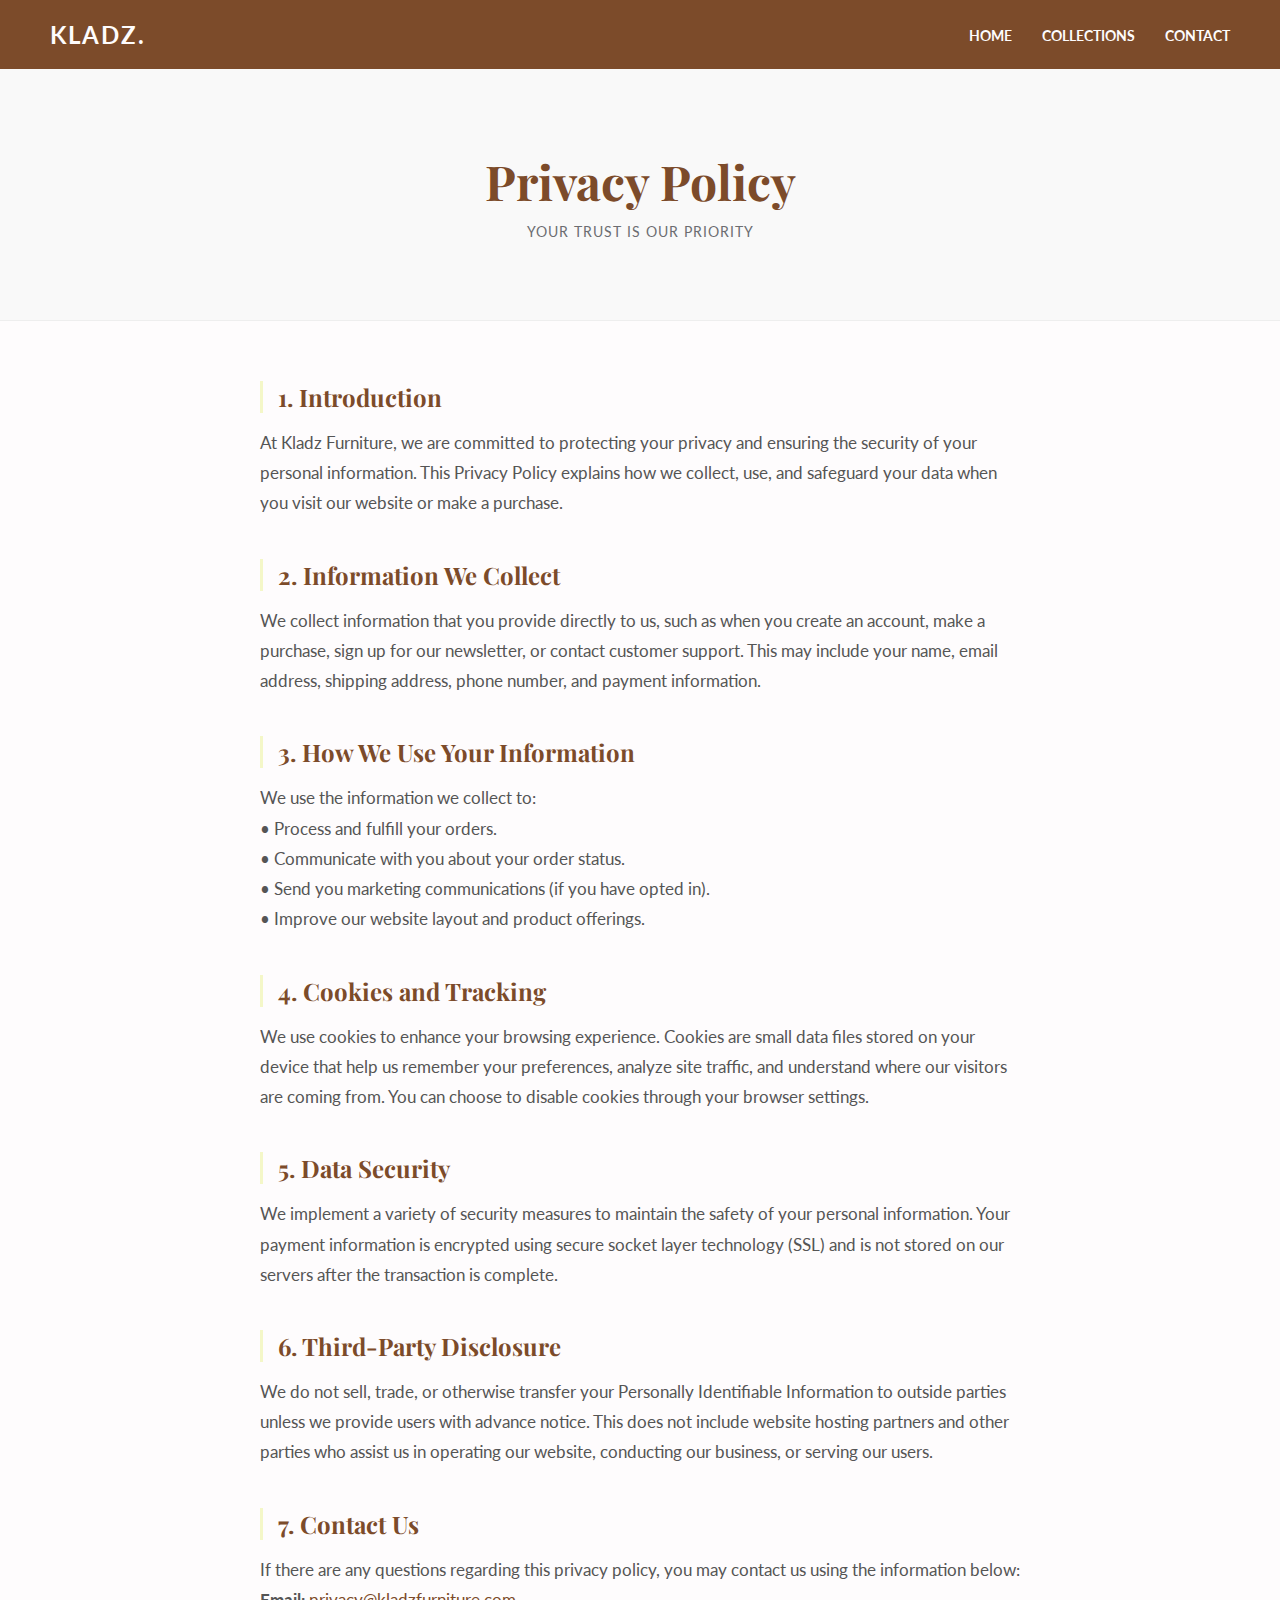
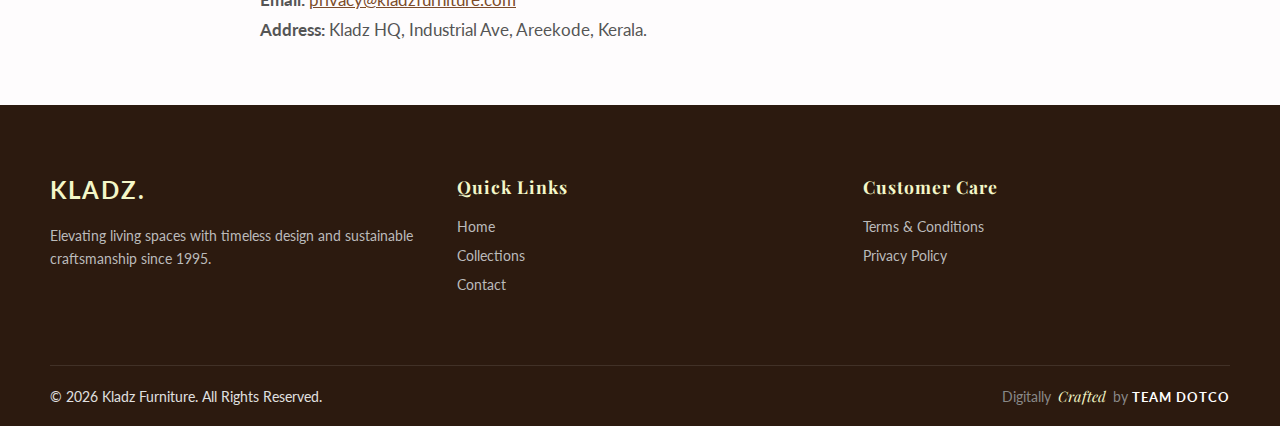
<file: privacy.html>
<!DOCTYPE html>
<html lang="en">
<head>
    <meta charset="UTF-8">
    <meta name="viewport" content="width=device-width, initial-scale=1.0">
    <title>Privacy Policy | Kladz Furniture</title>
    <link rel="stylesheet" href="style.css">
    <link href="https://fonts.googleapis.com/css2?family=Playfair+Display:wght@700&family=Lato:wght@400;700&display=swap" rel="stylesheet">
</head>
<body>

    <nav class="navbar" style="position: relative; background: #7C4B2A;">
        <div class="logo-text" style="color: #FEFCFD;">KLADZ.</div>
        <ul class="nav-links">
            <li><a href="index.html" style="color: #FEFCFD;">Home</a></li>
            <li><a href="index.html#products-section" style="color: #FEFCFD;">Collections</a></li>
            <li><a href="index.html#contact" style="color: #FEFCFD;">Contact</a></li>
        </ul>
    </nav>

    <header class="legal-header">
        <h1>Privacy Policy</h1>
        <p>Your Trust is Our Priority</p>
    </header>

    <section class="legal-container">
        
        <div class="legal-block">
            <h3>1. Introduction</h3>
            <p>At Kladz Furniture, we are committed to protecting your privacy and ensuring the security of your personal information. This Privacy Policy explains how we collect, use, and safeguard your data when you visit our website or make a purchase.</p>
        </div>

        <div class="legal-block">
            <h3>2. Information We Collect</h3>
            <p>We collect information that you provide directly to us, such as when you create an account, make a purchase, sign up for our newsletter, or contact customer support. This may include your name, email address, shipping address, phone number, and payment information.</p>
        </div>

        <div class="legal-block">
            <h3>3. How We Use Your Information</h3>
            <p>We use the information we collect to:<br>
            • Process and fulfill your orders.<br>
            • Communicate with you about your order status.<br>
            • Send you marketing communications (if you have opted in).<br>
            • Improve our website layout and product offerings.</p>
        </div>

        <div class="legal-block">
            <h3>4. Cookies and Tracking</h3>
            <p>We use cookies to enhance your browsing experience. Cookies are small data files stored on your device that help us remember your preferences, analyze site traffic, and understand where our visitors are coming from. You can choose to disable cookies through your browser settings.</p>
        </div>

        <div class="legal-block">
            <h3>5. Data Security</h3>
            <p>We implement a variety of security measures to maintain the safety of your personal information. Your payment information is encrypted using secure socket layer technology (SSL) and is not stored on our servers after the transaction is complete.</p>
        </div>

        <div class="legal-block">
            <h3>6. Third-Party Disclosure</h3>
            <p>We do not sell, trade, or otherwise transfer your Personally Identifiable Information to outside parties unless we provide users with advance notice. This does not include website hosting partners and other parties who assist us in operating our website, conducting our business, or serving our users.</p>
        </div>

        <div class="legal-block">
            <h3>7. Contact Us</h3>
            <p>If there are any questions regarding this privacy policy, you may contact us using the information below:<br>
            <strong>Email:</strong> <a href="mailto:privacy@kladzfurniture.com">privacy@kladzfurniture.com</a><br>
            <strong>Address:</strong> Kladz HQ, Industrial Ave, Areekode, Kerala.</p>
        </div>

    </section>

    <footer class="site-footer">
        <div class="footer-container">
            <div class="footer-col brand-col">
                <div class="logo-text">KLADZ.</div>
                <p class="footer-desc">Elevating living spaces with timeless design and sustainable craftsmanship since 1995.</p>
            </div>
            <div class="footer-col">
                <h4>Quick Links</h4>
                <ul class="footer-links">
                    <li><a href="index.html">Home</a></li>
                    <li><a href="all-products.html">Collections</a></li>
                    <li><a href="index.html#contact">Contact</a></li>
                </ul>
            </div>
            <div class="footer-col">
                <h4>Customer Care</h4>
                <ul class="footer-links">
                    <li><a href="terms.html">Terms & Conditions</a></li>
                    <li><a href="privacy.html">Privacy Policy</a></li>
                </ul>
            </div>
        </div>
        <div class="footer-bottom">
            <p>&copy; 2026 Kladz Furniture. All Rights Reserved.</p>
            <p class="team-credit">Digitally <em>Crafted</em> by <span class="team-name">Team Dotco</span></p>
        </div>
    </footer>

</body>
</html>
</file>
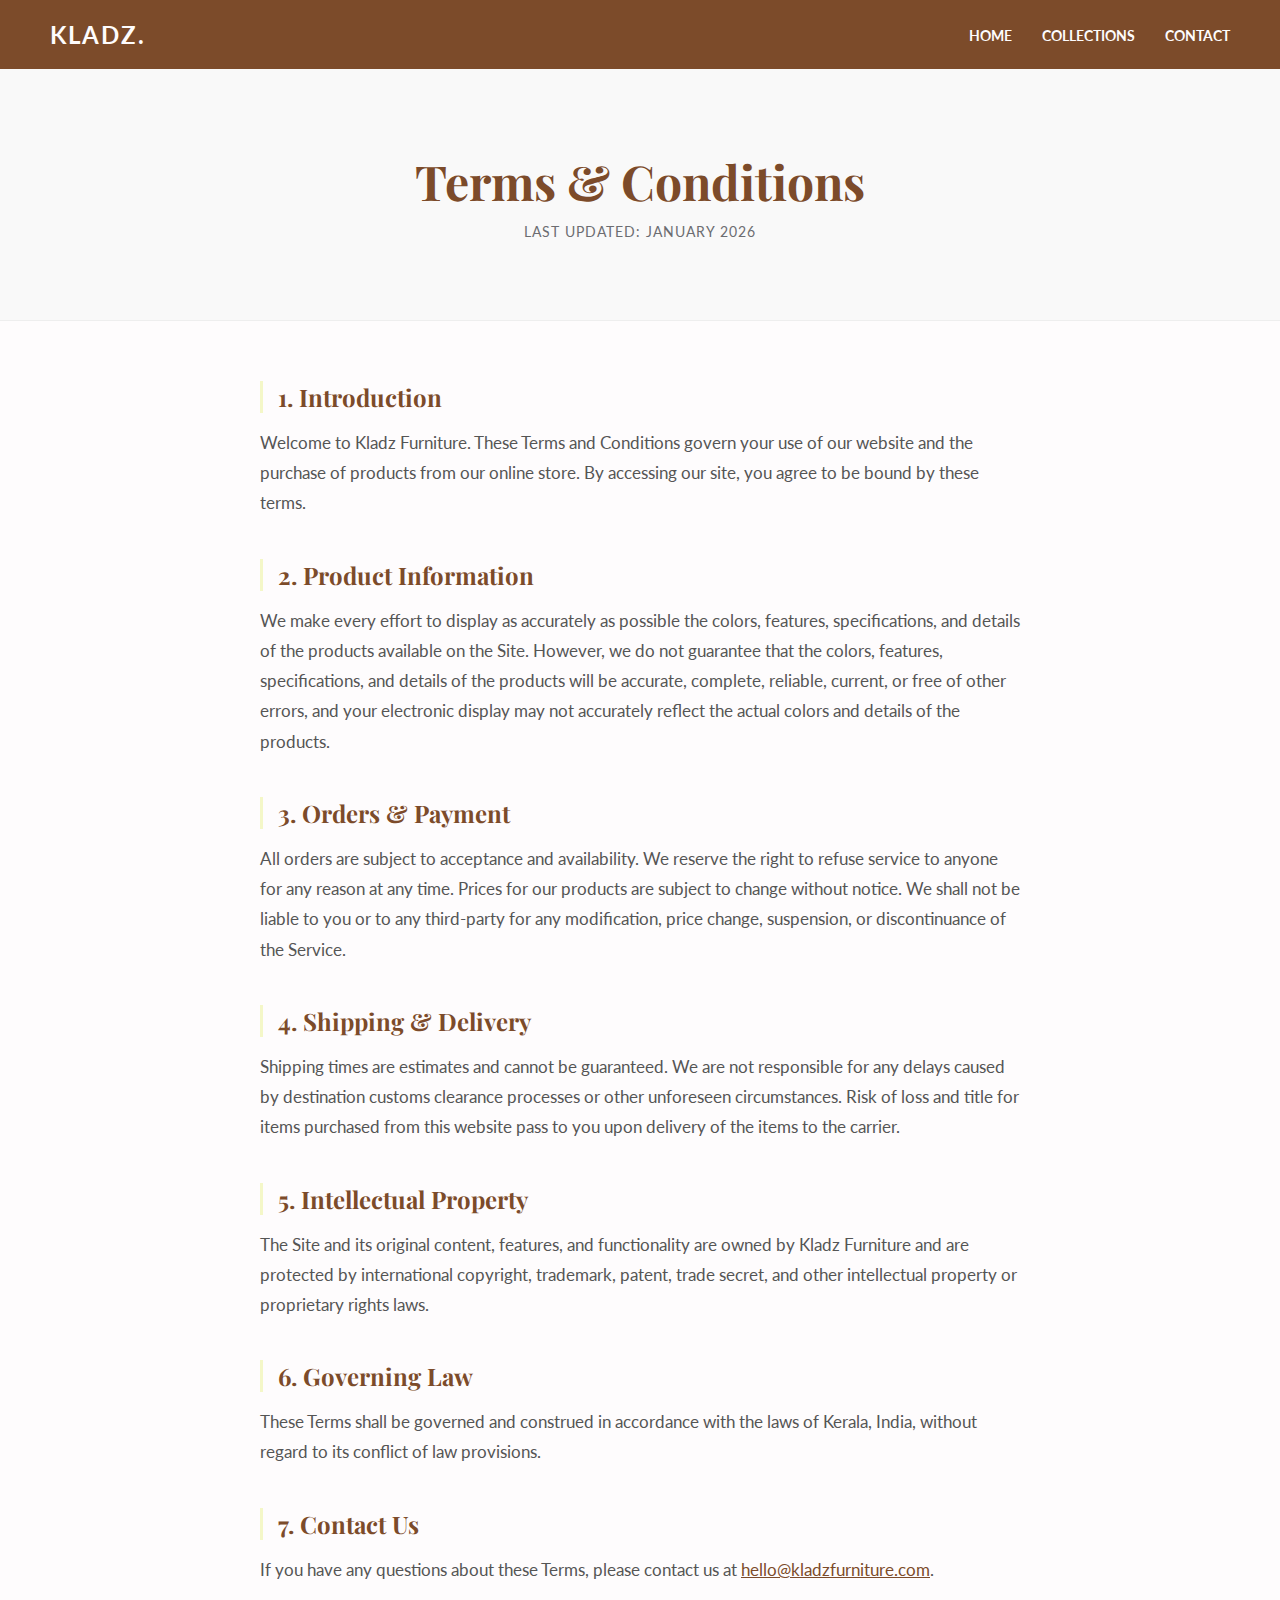
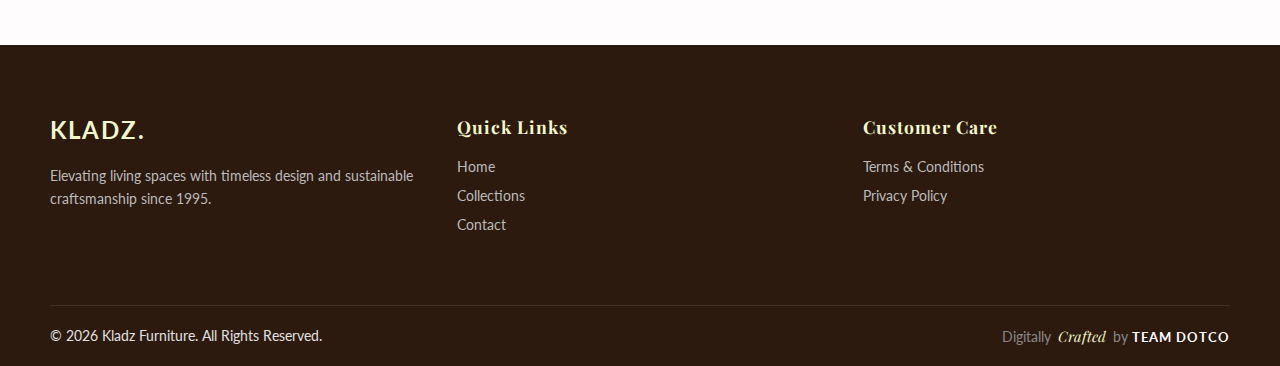
<file: terms.html>
<!DOCTYPE html>
<html lang="en">
<head>
    <meta charset="UTF-8">
    <meta name="viewport" content="width=device-width, initial-scale=1.0">
    <title>Terms & Conditions | Kladz Furniture</title>
    <link rel="stylesheet" href="style.css">
    <link href="https://fonts.googleapis.com/css2?family=Playfair+Display:wght@700&family=Lato:wght@400;700&display=swap" rel="stylesheet">
</head>
<body>

    <nav class="navbar" style="position: relative; background: #7C4B2A;">
        <div class="logo-text" style="color: #FEFCFD;">KLADZ.</div>
        <ul class="nav-links">
            <li><a href="index.html" style="color: #FEFCFD;">Home</a></li>
            <li><a href="index.html#products-section" style="color: #FEFCFD;">Collections</a></li>
            <li><a href="index.html#contact" style="color: #FEFCFD;">Contact</a></li>
        </ul>
    </nav>

    <header class="legal-header">
        <h1>Terms & Conditions</h1>
        <p>Last Updated: January 2026</p>
    </header>

    <section class="legal-container">
        
        <div class="legal-block">
            <h3>1. Introduction</h3>
            <p>Welcome to Kladz Furniture. These Terms and Conditions govern your use of our website and the purchase of products from our online store. By accessing our site, you agree to be bound by these terms.</p>
        </div>

        <div class="legal-block">
            <h3>2. Product Information</h3>
            <p>We make every effort to display as accurately as possible the colors, features, specifications, and details of the products available on the Site. However, we do not guarantee that the colors, features, specifications, and details of the products will be accurate, complete, reliable, current, or free of other errors, and your electronic display may not accurately reflect the actual colors and details of the products.</p>
        </div>

        <div class="legal-block">
            <h3>3. Orders & Payment</h3>
            <p>All orders are subject to acceptance and availability. We reserve the right to refuse service to anyone for any reason at any time. Prices for our products are subject to change without notice. We shall not be liable to you or to any third-party for any modification, price change, suspension, or discontinuance of the Service.</p>
        </div>

        <div class="legal-block">
            <h3>4. Shipping & Delivery</h3>
            <p>Shipping times are estimates and cannot be guaranteed. We are not responsible for any delays caused by destination customs clearance processes or other unforeseen circumstances. Risk of loss and title for items purchased from this website pass to you upon delivery of the items to the carrier.</p>
        </div>

        <div class="legal-block">
            <h3>5. Intellectual Property</h3>
            <p>The Site and its original content, features, and functionality are owned by Kladz Furniture and are protected by international copyright, trademark, patent, trade secret, and other intellectual property or proprietary rights laws.</p>
        </div>

        <div class="legal-block">
            <h3>6. Governing Law</h3>
            <p>These Terms shall be governed and construed in accordance with the laws of Kerala, India, without regard to its conflict of law provisions.</p>
        </div>

        <div class="legal-block">
            <h3>7. Contact Us</h3>
            <p>If you have any questions about these Terms, please contact us at <a href="mailto:hello@kladzfurniture.com">hello@kladzfurniture.com</a>.</p>
        </div>

    </section>

    <footer class="site-footer">
        <div class="footer-container">
            <div class="footer-col brand-col">
                <div class="logo-text">KLADZ.</div>
                <p class="footer-desc">Elevating living spaces with timeless design and sustainable craftsmanship since 1995.</p>
            </div>
            <div class="footer-col">
                <h4>Quick Links</h4>
                <ul class="footer-links">
                    <li><a href="index.html">Home</a></li>
                    <li><a href="all-products.html">Collections</a></li>
                    <li><a href="index.html#contact">Contact</a></li>
                </ul>
            </div>
            <div class="footer-col">
                <h4>Customer Care</h4>
                <ul class="footer-links">
                    <li><a href="terms.html">Terms & Conditions</a></li>
                    <li><a href="privacy.html">Privacy Policy</a></li>
                </ul>
            </div>
        </div>
        <div class="footer-bottom">
            <p>&copy; 2026 Kladz Furniture. All Rights Reserved.</p>
            <p class="team-credit">Digitally <em>Crafted</em> by <span class="team-name">Team Dotco</span></p>
        </div>
    </footer>

</body>
</html>
</file>
<file: style.css>
/* --- Variables & Reset --- */
:root {
    --primary: #7C4B2A;    /* Brown */
    --secondary: #FEFCFD;  /* Off-white */
    --tertiary: #6C6D71;   /* Grey */
    --quaternary: #F4F7C8; /* Cream/Light Yellow */
    --overlay-color: rgba(0, 0, 0, 0.4); /* Darkens image for text readability */
}

* {
    margin: 0;
    padding: 0;
    box-sizing: border-box;
}

body {
    font-family: 'Lato', sans-serif;
    background-color: var(--secondary);
    overflow-x: hidden;
}

h1, h2, h3 {
    font-family: 'Playfair Display', serif;
}

/* --- Navigation --- */
.navbar {
    position: absolute;
    top: 0;
    width: 100%;
    display: flex;
    justify-content: space-between;
    align-items: center;
    padding: 20px 50px;
    z-index: 10;
    color: var(--secondary);
}

.logo-text {
    font-size: 24px;
    font-weight: 700;
    letter-spacing: 2px;
}

.nav-links {
    list-style: none;
    display: flex;
    gap: 30px;
}

.nav-links a {
    text-decoration: none;
    color: var(--secondary);
    font-weight: 700;
    font-size: 14px;
    text-transform: uppercase;
    transition: color 0.3s;
}

.nav-links a:hover {
    color: var(--quaternary);
}

/* --- Hero Carousel --- */
.hero-carousel {
    position: relative;
    height: 100vh; /* Full viewport height */
    width: 100%;
    overflow: hidden;
}

/* Slide Styling */
.slide {
    position: absolute;
    top: 0;
    left: 0;
    width: 100%;
    height: 100%;
    opacity: 0;
    transition: opacity 1s ease-in-out;
    display: flex;
    align-items: center;
    justify-content: flex-start; /* Align text to left */
    padding-left: 10%; /* Spacing from left */
}

.slide.active {
    opacity: 1;
    z-index: 1;
}

/* Background Image */
.slide-bg {
    position: absolute;
    top: 0;
    left: 0;
    width: 100%;
    height: 100%;
    object-fit: cover;
    z-index: -1;
    filter: brightness(0.7); /* Darken slightly so text pops */
}

/* Slide Content Box */
.slide-content {
    max-width: 600px;
    color: var(--secondary);
    position: relative;
    z-index: 2;
    animation: fadeInUp 1s ease 0.3s forwards;
    opacity: 0; /* Hidden initially for animation */
}

/* Animations */
@keyframes fadeInUp {
    from { transform: translateY(30px); opacity: 0; }
    to { transform: translateY(0); opacity: 1; }
}

/* Branding in Slide */
.brand-tag {
    display: flex;
    align-items: center;
    gap: 10px;
    font-size: 14px;
    letter-spacing: 2px;
    text-transform: uppercase;
    color: var(--quaternary);
    margin-bottom: 15px;
}

.logo-icon {
    background-color: var(--primary);
    color: var(--secondary);
    padding: 2px 8px;
    font-weight: bold;
    font-family: 'Playfair Display', serif;
}

.slide-title {
    font-size: 4rem;
    line-height: 1.1;
    margin-bottom: 20px;
    text-shadow: 2px 2px 10px rgba(0,0,0,0.5);
}

.slide-desc {
    font-size: 1.1rem;
    line-height: 1.6;
    margin-bottom: 30px;
    color: #e0e0e0; /* Slightly off-white for reading */
    border-left: 4px solid var(--primary);
    padding-left: 15px;
}

/* Button */
.btn-primary {
    padding: 15px 35px;
    background-color: var(--primary);
    color: var(--secondary);
    border: none;
    font-size: 14px;
    text-transform: uppercase;
    letter-spacing: 1px;
    cursor: pointer;
    transition: background 0.3s ease, transform 0.2s;
    font-weight: bold;
}

.btn-primary:hover {
    background-color: var(--quaternary);
    color: var(--primary);
    transform: translateY(-3px);
}

/* Navigation Arrows */
.carousel-btn {
    position: absolute;
    top: 50%;
    transform: translateY(-50%);
    background: transparent;
    border: 1px solid rgba(255,255,255,0.3);
    color: var(--secondary);
    font-size: 2rem;
    padding: 10px 15px;
    cursor: pointer;
    z-index: 10;
    transition: background 0.3s;
}

.carousel-btn:hover {
    background: var(--primary);
    border-color: var(--primary);
}

.prev-btn { left: 20px; }
.next-btn { right: 20px; }

/* Dots Indicator */
.carousel-dots {
    position: absolute;
    bottom: 30px;
    left: 50%;
    transform: translateX(-50%);
    display: flex;
    gap: 10px;
    z-index: 10;
}

.dot {
    width: 12px;
    height: 12px;
    background-color: transparent;
    border: 2px solid var(--secondary);
    border-radius: 50%;
    cursor: pointer;
    transition: background 0.3s;
}

.dot.active {
    background-color: var(--primary);
    border-color: var(--primary);
}

/* About section */

/* --- About Section --- */
.about-section {
    padding: 100px 50px;
    background-color: var(--secondary);
    overflow: hidden;
}

.about-container {
    max-width: 1200px;
    margin: 0 auto;
    display: flex;
    align-items: center;
    justify-content: space-between;
    gap: 60px;
}

/* Text Styling */
.about-text {
    flex: 1; /* Takes up 50% width */
}

.sub-heading {
    color: var(--primary);
    font-family: 'Lato', sans-serif;
    text-transform: uppercase;
    letter-spacing: 3px;
    font-size: 0.9rem;
    margin-bottom: 15px;
    font-weight: 700;
}

.main-heading {
    font-size: 3rem;
    color: var(--tertiary);
    line-height: 1.2;
    margin-bottom: 30px;
}

.description {
    font-family: 'Lato', sans-serif;
    color: #555; /* Slightly darker grey for readability */
    line-height: 1.8;
    margin-bottom: 40px;
    font-size: 1.05rem;
}

/* Button override for this section */
.btn-about {
    display: inline-block;
    text-decoration: none;
    background-color: var(--primary);
    color: var(--secondary);
    padding: 15px 40px;
}

.btn-about:hover {
    background-color: var(--tertiary);
}

/* Collage Layout */
.about-collage {
    flex: 1; /* Takes up 50% width */
    display: flex;
    gap: 20px;
}

.collage-col {
    display: flex;
    flex-direction: column;
    gap: 20px;
    width: 50%;
}

.collage-img {
    width: 100%;
    border-radius: 4px; /* Soft edges */
    object-fit: cover;
    transition: transform 0.5s ease;
    box-shadow: 10px 10px 0px var(--quaternary); /* Creative accent shadow */
}

.collage-img.tall {
    height: 100%; /* Makes the first image full height */
}

.collage-img:not(.tall) {
    height: 250px;
}

.collage-img:hover {
    transform: translateY(-5px);
}

/* --- RESPONSIVE DESIGN (Mobile/Tablet) --- */
@media (max-width: 992px) {
    .about-section {
        padding: 60px 20px;
    }

    .about-container {
        flex-direction: column; /* Stacks vertically */
        text-align: center;
    }

    .main-heading {
        font-size: 2.2rem;
    }

    .about-collage {
        width: 100%;
        margin-top: 40px;
    }
}

/* Products section */

/* --- Products Section --- */
.products-section {
    padding: 80px 50px;
    background-color: #f9f9f9; /* Slight contrast from white pages */
}

/* --- Enhanced Section Header --- */
.styled-header {
    text-align: center;
    margin-bottom: 70px;
    position: relative;
    padding-top: 20px;
}

/* 1. The Small Uppercase Label */
.header-subtitle {
    display: block;
    font-family: 'Lato', sans-serif;
    font-size: 0.85rem;
    letter-spacing: 4px; /* Wide spacing looks premium */
    text-transform: uppercase;
    color: var(--tertiary); /* Grey */
    margin-bottom: 15px;
    font-weight: 700;
}

/* 2. The Main Title with Italic Accent */
.header-title {
    font-family: 'Playfair Display', serif;
    font-size: 3.5rem; /* Larger and bolder */
    color: var(--primary); /* Brown */
    line-height: 1.1;
    margin-bottom: 20px;
}

.header-title em {
    font-family: 'Playfair Display', serif;
    font-style: italic;
    font-weight: 400; /* Lighter weight for contrast */
    color: #9a6d4d; /* Slightly lighter brown for elegance */
}

/* 3. The Decorative Line with Icon */
.header-decoration {
    display: flex;
    align-items: center;
    justify-content: center;
    gap: 15px;
    margin-top: 10px;
}

.header-decoration .line {
    width: 60px; /* Length of the lines */
    height: 1px;
    background-color: var(--primary);
    opacity: 0.3; /* Subtle transparency */
}

.header-decoration .icon {
    font-size: 1.2rem;
    color: var(--primary);
}

/* --- Mobile Adjustments --- */
@media (max-width: 768px) {
    .header-title {
        font-size: 2.5rem;
    }
    
    .header-decoration .line {
        width: 40px;
    }
}

.product-grid {
    display: grid;
    /* Responsive Magic: Fits as many 300px cards as possible */
    grid-template-columns: repeat(auto-fit, minmax(280px, 1fr)); 
    gap: 40px;
    max-width: 1300px;
    margin: 0 auto;
}

/* Product Card Styling */
.product-card {
    background-color: var(--secondary);
    border: 1px solid #eee;
    border-radius: 8px;
    overflow: hidden;
    transition: transform 0.3s ease, box-shadow 0.3s ease;
    display: flex;
    flex-direction: column;
}

.product-card:hover {
    transform: translateY(-10px);
    box-shadow: 0 15px 30px rgba(0,0,0,0.1);
}

.product-img-wrapper {
    width: 100%;
    height: 300px;
    overflow: hidden;
    position: relative;
}

.product-img-wrapper img {
    width: 100%;
    height: 100%;
    object-fit: cover;
    transition: transform 0.5s ease;
}

.product-card:hover .product-img-wrapper img {
    transform: scale(1.1); /* Zoom effect on hover */
}

.product-info {
    padding: 25px;
    display: flex;
    flex-direction: column;
    flex-grow: 1; /* Ensures buttons align at bottom if titles vary in length */
}

.product-cat {
    font-size: 0.8rem;
    color: var(--tertiary);
    text-transform: uppercase;
    letter-spacing: 1px;
    margin-bottom: 10px;
}

.product-title {
    font-family: 'Playfair Display', serif;
    font-size: 1.4rem;
    color: var(--primary);
    margin-bottom: 20px;
}

/* Push the button to the bottom */
.product-btn {
    margin-top: auto; 
    text-decoration: none;
    color: var(--primary);
    font-weight: 700;
    border: 1px solid var(--primary);
    padding: 10px 0;
    text-align: center;
    transition: all 0.3s;
    text-transform: uppercase;
    font-size: 0.8rem;
    letter-spacing: 1px;
}

.product-btn:hover {
    background-color: var(--primary);
    color: var(--secondary);
}

/* Responsive adjustment for mobile padding */
@media (max-width: 768px) {
    .products-section {
        padding: 50px 20px;
    }
}


/* Product detailed page */

/* --- Product Details Page --- */
.details-section {
    padding: 40px 50px;
    background-color: var(--secondary);
    min-height: 100vh;
}

.breadcrumb {
    margin-bottom: 30px;
    font-size: 0.9rem;
    color: var(--tertiary);
}

.breadcrumb a {
    text-decoration: none;
    color: var(--tertiary);
    transition: color 0.2s;
}

.breadcrumb a:hover { color: var(--primary); }
.breadcrumb .active { color: var(--primary); font-weight: 700; }

/* Flex Container for Columns */
.details-container {
    display: flex;
    gap: 60px;
    max-width: 1200px;
    margin: 0 auto;
}

/* --- Left Column: Gallery --- */
.gallery-column {
    flex: 1.2; /* Takes up slightly more space */
}

.main-image-frame {
    width: 100%;
    height: 500px;
    background: #eee;
    margin-bottom: 20px;
    overflow: hidden;
    border-radius: 4px;
}

.main-image-frame img {
    width: 100%;
    height: 100%;
    object-fit: cover;
    transition: transform 0.5s ease;
}

/* Thumbnails */
.thumbnail-row {
    display: flex;
    gap: 15px;
}

.thumb {
    width: 100px;
    height: 100px;
    object-fit: cover;
    cursor: pointer;
    border: 2px solid transparent;
    opacity: 0.7;
    transition: all 0.3s;
}

.thumb:hover, .thumb.active {
    opacity: 1;
    border-color: var(--primary);
}

/* --- Right Column: Info --- */
.info-column {
    flex: 1;
    padding-top: 20px;
}

.detail-category {
    text-transform: uppercase;
    color: var(--tertiary);
    font-size: 0.9rem;
    letter-spacing: 2px;
}

.detail-title {
    font-family: 'Playfair Display', serif;
    font-size: 3rem;
    color: var(--primary);
    margin: 10px 0;
    line-height: 1.1;
}

.detail-price {
    font-size: 1.8rem;
    color: #4a4a4a; /* Darker grey */
    margin-bottom: 25px;
    font-weight: 400;
}

.detail-desc {
    color: var(--tertiary);
    line-height: 1.8;
    margin-bottom: 40px;
    font-size: 1.05rem;
}

/* Features Box */
.features-box {
    background-color: #f9f9f9;
    padding: 25px;
    border-left: 4px solid var(--primary);
    margin-bottom: 40px;
}

.features-box h3 {
    font-family: 'Playfair Display', serif;
    margin-bottom: 15px;
    color: var(--primary);
}

.feature-list {
    list-style: none;
}

.feature-list li {
    margin-bottom: 10px;
    color: #555;
    font-size: 0.95rem;
}

.feature-list strong {
    color: var(--primary);
    margin-right: 10px;
}

/* Action Area */
.place-order-btn {
    width: 100%;
    padding: 20px;
    font-size: 1.1rem;
    cursor: pointer;
    background-color: var(--primary);
    color: white;
    border: none;
    text-transform: uppercase;
    letter-spacing: 2px;
    font-weight: bold;
    transition: background 0.3s;
}

.place-order-btn:hover {
    background-color: #5a361e;
}

.shipping-note {
    text-align: center;
    margin-top: 15px;
    font-size: 0.8rem;
    color: var(--tertiary);
    font-style: italic;
}

/* Responsive */
@media (max-width: 900px) {
    .details-container {
        flex-direction: column;
    }
    .main-image-frame {
        height: 350px;
    }
}

/* --- All Products Page Headers --- */
.page-header {
    text-align: center;
    padding: 60px 20px 40px;
    background-color: var(--secondary);
}

.page-title {
    font-family: 'Playfair Display', serif;
    font-size: 3rem;
    color: var(--primary);
    margin-bottom: 10px;
}

.page-subtitle {
    font-family: 'Lato', sans-serif;
    color: var(--tertiary);
    font-size: 1.1rem;
}

/* --- Creative Filter Menu --- */
.filter-menu {
    display: flex;
    justify-content: center;
    flex-wrap: wrap;
    gap: 15px;
    margin-bottom: 60px;
    padding: 0 20px;
}

.filter-btn {
    background: transparent;
    border: 1px solid #e0e0e0; /* Subtle border */
    padding: 12px 30px;
    border-radius: 50px; /* Pill shape */
    font-family: 'Lato', sans-serif;
    font-size: 0.9rem;
    color: var(--tertiary);
    cursor: pointer;
    transition: all 0.3s cubic-bezier(0.4, 0, 0.2, 1);
    text-transform: uppercase;
    letter-spacing: 1px;
    font-weight: 700;
}

/* Hover State */
.filter-btn:hover {
    border-color: var(--primary);
    color: var(--primary);
    transform: translateY(-2px);
}

/* Active State (Selected) */
.filter-btn.active {
    background-color: var(--primary);
    border-color: var(--primary);
    color: var(--secondary); /* White text */
    box-shadow: 0 5px 15px rgba(124, 75, 42, 0.3); /* Brown glow */
}

/* --- Animation for Filtering --- */
/* This makes cards fade in nicely when you filter */
@keyframes fadeInUp {
    from {
        opacity: 0;
        transform: translateY(20px);
    }
    to {
        opacity: 1;
        transform: translateY(0);
    }
}

.product-card {
    /* Apply animation to cards */
    animation: fadeInUp 0.6s ease forwards;
}


/* --- Creative Benefits Section --- */
.benefits-section {
    padding: 100px 50px;
    background-color: var(--quaternary); /* Cream/Yellow */
    position: relative;
    overflow: hidden; /* Keeps the watermark inside */
    z-index: 1;
}

/* The Giant Background Watermark */
.bg-watermark {
    position: absolute;
    top: 50%;
    left: 50%;
    transform: translate(-50%, -50%);
    font-family: 'Playfair Display', serif;
    font-size: 15vw; /* Huge responsive size */
    font-weight: 700;
    color: var(--primary);
    opacity: 0.05; /* Very subtle */
    z-index: -1;
    pointer-events: none;
    letter-spacing: 20px;
}

.benefits-container {
    max-width: 1200px;
    margin: 0 auto;
    display: grid;
    grid-template-columns: repeat(4, 1fr);
    gap: 30px;
    align-items: start; /* Allows staggering to work */
}

/* The Card Wrapper */
.benefit-card {
    transition: transform 0.4s ease;
}

/* CREATIVE: Stagger Effect (Push every 2nd card down) */
.benefit-card:nth-child(even) {
    margin-top: 60px; /* This creates the "Wave" look */
}

/* The Card Content */
.card-inner {
    background-color: var(--secondary); /* White card */
    padding: 40px 25px;
    text-align: center;
    /* Organic Leaf Shape: Top-Left & Bottom-Right rounded */
    border-radius: 40px 0 40px 0; 
    box-shadow: 0 10px 30px rgba(124, 75, 42, 0.1); /* Soft brown shadow */
    transition: all 0.4s cubic-bezier(0.175, 0.885, 0.32, 1.275);
    border: 1px solid rgba(124, 75, 42, 0.1);
}

/* Hover Interaction */
.card-inner:hover {
    transform: translateY(-15px) scale(1.02);
    box-shadow: 0 20px 40px rgba(124, 75, 42, 0.2);
    border-color: var(--primary);
}

/* Icon Styling */
.icon-box {
    width: 70px;
    height: 70px;
    background-color: rgba(124, 75, 42, 0.1); /* Light brown tint */
    border-radius: 50%;
    display: flex;
    align-items: center;
    justify-content: center;
    margin: 0 auto 25px;
    color: var(--primary);
    transition: transform 0.5s ease;
}

.card-inner:hover .icon-box {
    transform: rotate(360deg); /* Playful spin on hover */
    background-color: var(--primary);
    color: var(--secondary);
}

.benefit-card h3 {
    font-family: 'Playfair Display', serif;
    font-size: 1.2rem;
    margin-bottom: 10px;
    color: var(--primary);
}

.benefit-card p {
    font-size: 0.9rem;
    color: var(--tertiary);
    line-height: 1.6;
}

/* --- Mobile Responsiveness --- */
@media (max-width: 992px) {
    .benefits-container {
        grid-template-columns: repeat(2, 1fr);
    }
    
    /* Reset stagger for tablet */
    .benefit-card:nth-child(even) { margin-top: 40px; }
}

@media (max-width: 600px) {
    .benefits-container {
        grid-template-columns: 1fr;
    }
    
    /* Remove stagger for mobile (stack vertically) */
    .benefit-card:nth-child(even) { margin-top: 0; }
}

/* --- Creative Contact Section --- */
.contact-section {
    padding: 100px 50px;
    background-color: var(--primary); /* Dark Brown */
    color: var(--secondary); /* Off-white text */
    position: relative;
}

.contact-container {
    max-width: 1100px;
    margin: 0 auto;
    display: flex;
    justify-content: space-between;
    align-items: center;
    flex-wrap: wrap;
    gap: 60px;
}

/* Left Side: Typography & CTA */
.cta-content {
    flex: 1;
    min-width: 300px;
}

.cta-subtitle {
    font-family: 'Lato', sans-serif;
    text-transform: uppercase;
    letter-spacing: 3px;
    font-size: 0.9rem;
    color: var(--quaternary); /* Yellow Accent */
    margin-bottom: 20px;
}

.cta-heading {
    font-family: 'Playfair Display', serif;
    font-size: 3.5rem;
    line-height: 1.1;
    margin-bottom: 30px;
}

.cta-heading em {
    font-style: italic;
    color: var(--quaternary);
}

.cta-desc {
    font-size: 1.1rem;
    line-height: 1.6;
    margin-bottom: 40px;
    opacity: 0.8;
    max-width: 450px;
}

/* Exclusive WhatsApp Button */
.whatsapp-btn {
    display: inline-flex;
    align-items: center;
    gap: 15px;
    background-color: #25D366; /* Official WhatsApp Green */
    color: white;
    padding: 18px 35px;
    border-radius: 50px;
    text-decoration: none;
    font-weight: 700;
    font-size: 1rem;
    text-transform: uppercase;
    letter-spacing: 1px;
    transition: all 0.3s ease;
    box-shadow: 0 10px 20px rgba(0,0,0,0.2);
}

.whatsapp-btn:hover {
    background-color: #1ebc57;
    transform: translateY(-3px);
    box-shadow: 0 15px 30px rgba(0,0,0,0.3);
}

.wa-icon svg {
    width: 24px;
    height: 24px;
}

/* Right Side: Contact Details */
.contact-details {
    flex: 1;
    min-width: 300px;
    background: rgba(255, 255, 255, 0.05); /* Glassmorphism effect */
    padding: 50px;
    border-radius: 20px;
    border: 1px solid rgba(255, 255, 255, 0.1);
}

.contact-item {
    display: flex;
    align-items: flex-start;
    gap: 20px;
    margin-bottom: 35px;
}

.contact-item:last-child {
    margin-bottom: 0;
}

.c-icon {
    font-size: 1.5rem;
    background: var(--quaternary);
    color: var(--primary);
    width: 50px;
    height: 50px;
    border-radius: 50%;
    display: flex;
    align-items: center;
    justify-content: center;
}

.c-info h4 {
    font-family: 'Playfair Display', serif;
    font-size: 1.2rem;
    margin-bottom: 5px;
    color: var(--quaternary);
}

.c-info a, .c-info p {
    color: var(--secondary);
    text-decoration: none;
    font-size: 1rem;
    opacity: 0.9;
    line-height: 1.5;
    transition: color 0.3s;
}

.c-info a:hover {
    color: var(--quaternary);
    text-decoration: underline;
}

/* Mobile Responsive */
@media (max-width: 768px) {
    .contact-container {
        flex-direction: column;
    }
    
    .cta-heading {
        font-size: 2.5rem;
    }
    
    .contact-details {
        width: 100%;
        padding: 30px;
    }
}


/* --- Footer Section --- */
.site-footer {
    background-color: #2c1a0f; /* Very Dark Coffee Brown */
    color: #e0e0e0;
    padding: 70px 50px 20px;
    font-size: 0.9rem;
}

.footer-container {
    max-width: 1200px;
    margin: 0 auto;
    display: grid;
    /* Responsive Grid: 4 columns */
    grid-template-columns: repeat(auto-fit, minmax(200px, 1fr));
    gap: 40px;
    margin-bottom: 60px;
}

/* Brand Column */
.brand-col .logo-text {
    color: var(--quaternary);
    margin-bottom: 20px;
    display: block;
}

.footer-desc {
    line-height: 1.6;
    margin-bottom: 20px;
    color: #bbb;
}

.social-links {
    display: flex;
    gap: 15px;
}

.social-links {
    display: flex;
    gap: 15px;
}

.social-icon {
    color: var(--secondary);
    display: flex;             /* Centering magic */
    align-items: center;       /* Center vertically */
    justify-content: center;   /* Center horizontally */
    width: 40px;               /* Fixed width */
    height: 40px;              /* Fixed height */
    border: 1px solid rgba(255,255,255,0.2);
    border-radius: 50%;        /* Make them circular */
    transition: all 0.3s ease;
}

.social-icon svg {
    pointer-events: none;      /* Ensures clicks go to the link, not the SVG */
}

/* Hover Effect */
.social-icon:hover {
    background: var(--quaternary);  /* Cream background */
    color: var(--primary);          /* Brown Icon */
    border-color: var(--quaternary);
    transform: translateY(-3px);    /* Slight float up */
}



/* Headings */
.footer-col h4 {
    color: var(--quaternary); /* Cream Color */
    font-family: 'Playfair Display', serif;
    margin-bottom: 20px;
    font-size: 1.1rem;
    letter-spacing: 1px;
}

/* Link Lists */
.footer-links {
    list-style: none;
}

.footer-links li {
    margin-bottom: 12px;
}

.footer-links a {
    text-decoration: none;
    color: #bbb;
    transition: color 0.3s;
}

.footer-links a:hover {
    color: var(--quaternary);
    padding-left: 5px; /* Slide effect */
}

/* Newsletter Form */
.newsletter-form {
    display: flex;
    border-bottom: 1px solid rgba(255,255,255,0.3);
    padding-bottom: 5px;
}

.newsletter-form input {
    background: transparent;
    border: none;
    color: white;
    width: 100%;
    outline: none;
    padding: 5px;
}

.newsletter-form button {
    background: transparent;
    border: none;
    color: var(--quaternary);
    font-size: 1.2rem;
    cursor: pointer;
}

/* --- Footer Bottom (Credits) --- */
.footer-bottom {
    border-top: 1px solid rgba(255,255,255,0.1);
    padding-top: 20px;
    display: flex;
    justify-content: space-between;
    flex-wrap: wrap;
    align-items: center;
    gap: 15px;
}

.team-credit {
    font-family: 'Lato', sans-serif;
    color: #888;
}

.team-credit em {
    font-family: 'Playfair Display', serif;
    font-style: italic;
    color: var(--quaternary);
    margin: 0 3px;
}

.team-name {
    color: white;
    font-weight: 700;
    text-transform: uppercase;
    letter-spacing: 1px;
    font-size: 0.8rem;
}

/* Mobile Adjustments */
@media (max-width: 768px) {
    .site-footer {
        padding: 50px 20px;
    }
    
    .footer-bottom {
        flex-direction: column;
        text-align: center;
    }
}

/* --- Legal Pages (Terms & Privacy) --- */
.legal-header {
    background-color: #f9f9f9;
    padding: 80px 20px;
    text-align: center;
    border-bottom: 1px solid #eee;
}

.legal-header h1 {
    font-family: 'Playfair Display', serif;
    font-size: 3rem;
    color: var(--primary);
    margin-bottom: 10px;
}

.legal-header p {
    color: var(--tertiary);
    font-family: 'Lato', sans-serif;
    font-size: 0.9rem;
    text-transform: uppercase;
    letter-spacing: 1px;
}

.legal-container {
    max-width: 800px; /* Narrower width for better reading experience */
    margin: 60px auto;
    padding: 0 20px;
}

.legal-block {
    margin-bottom: 40px;
}

.legal-block h3 {
    font-family: 'Playfair Display', serif;
    font-size: 1.5rem;
    color: var(--primary);
    margin-bottom: 15px;
    border-left: 3px solid var(--quaternary); /* Creative accent line */
    padding-left: 15px;
}

.legal-block p {
    font-family: 'Lato', sans-serif;
    color: #555;
    line-height: 1.8;
    font-size: 1.05rem;
}

.legal-block a {
    color: var(--primary);
    text-decoration: underline;
}

/* Mobile Adjustments */
@media (max-width: 768px) {
    .legal-header h1 {
        font-size: 2rem;
    }
}
</file>
